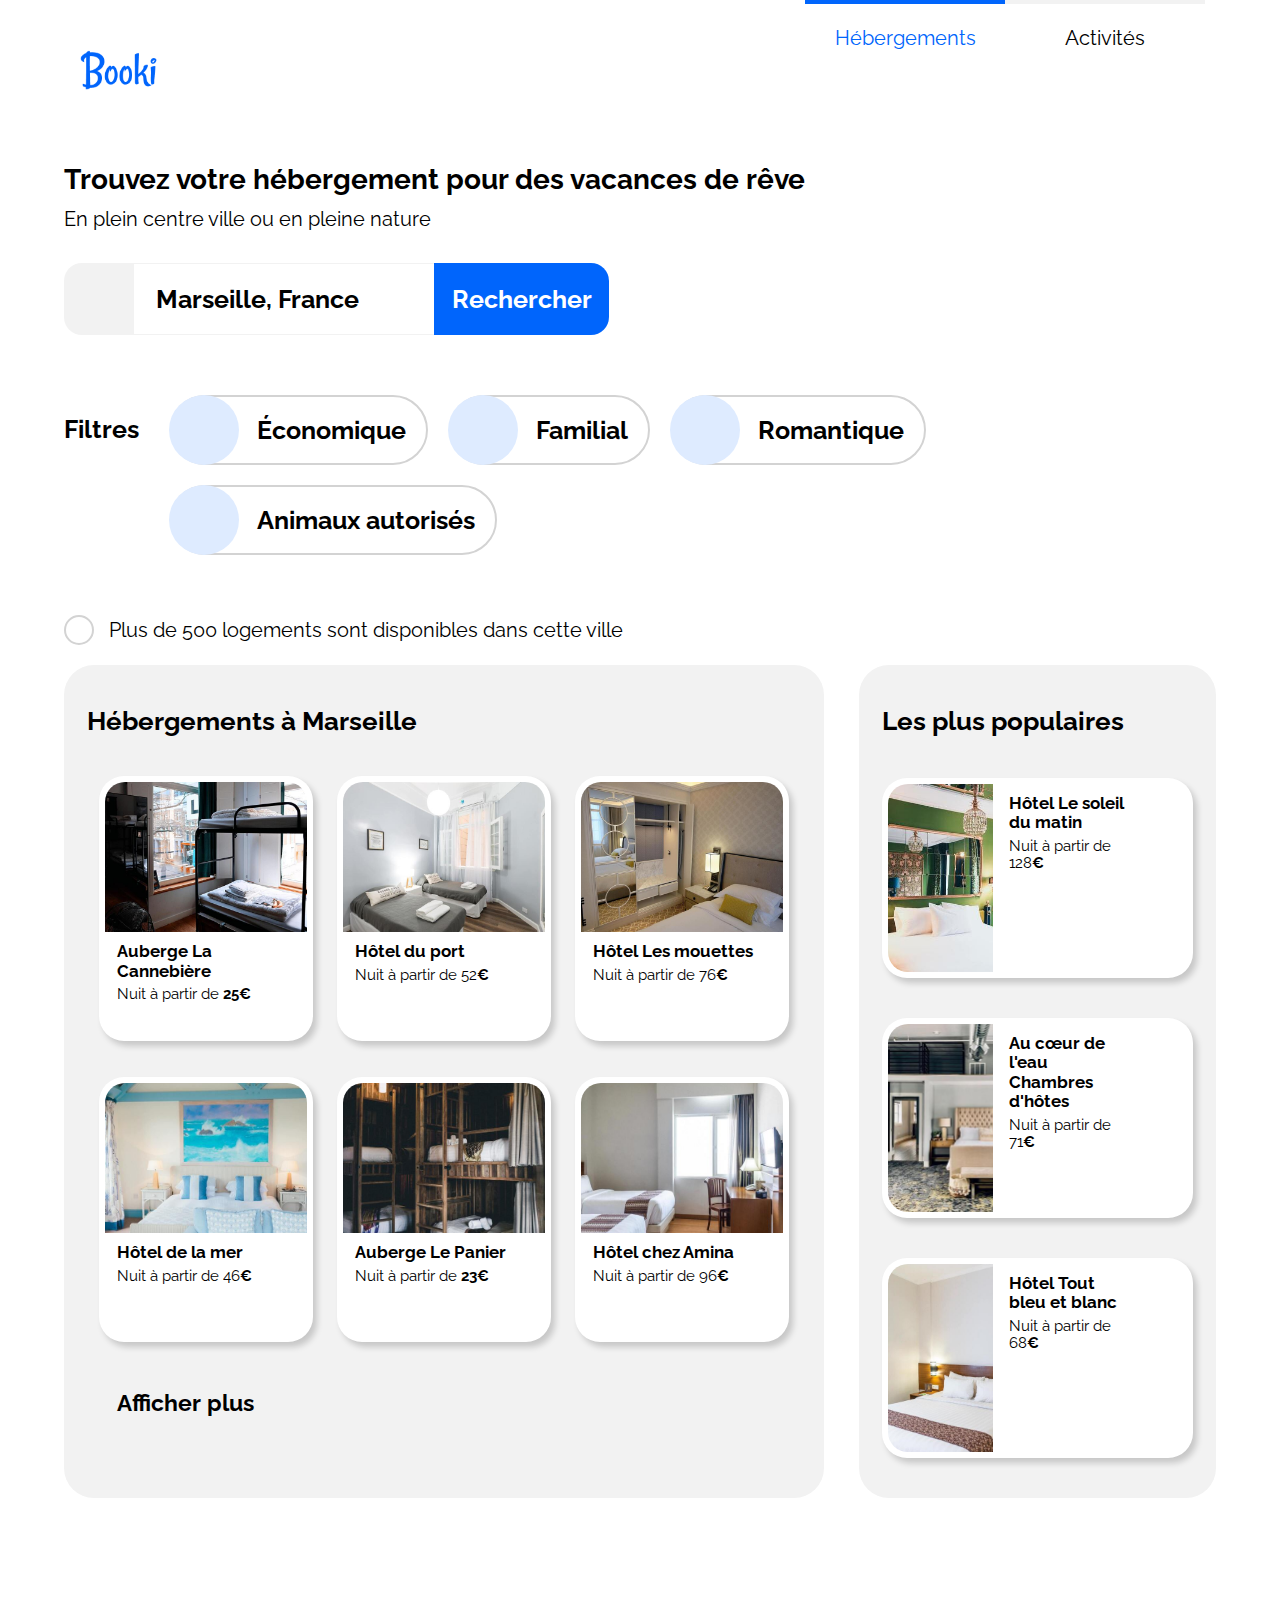
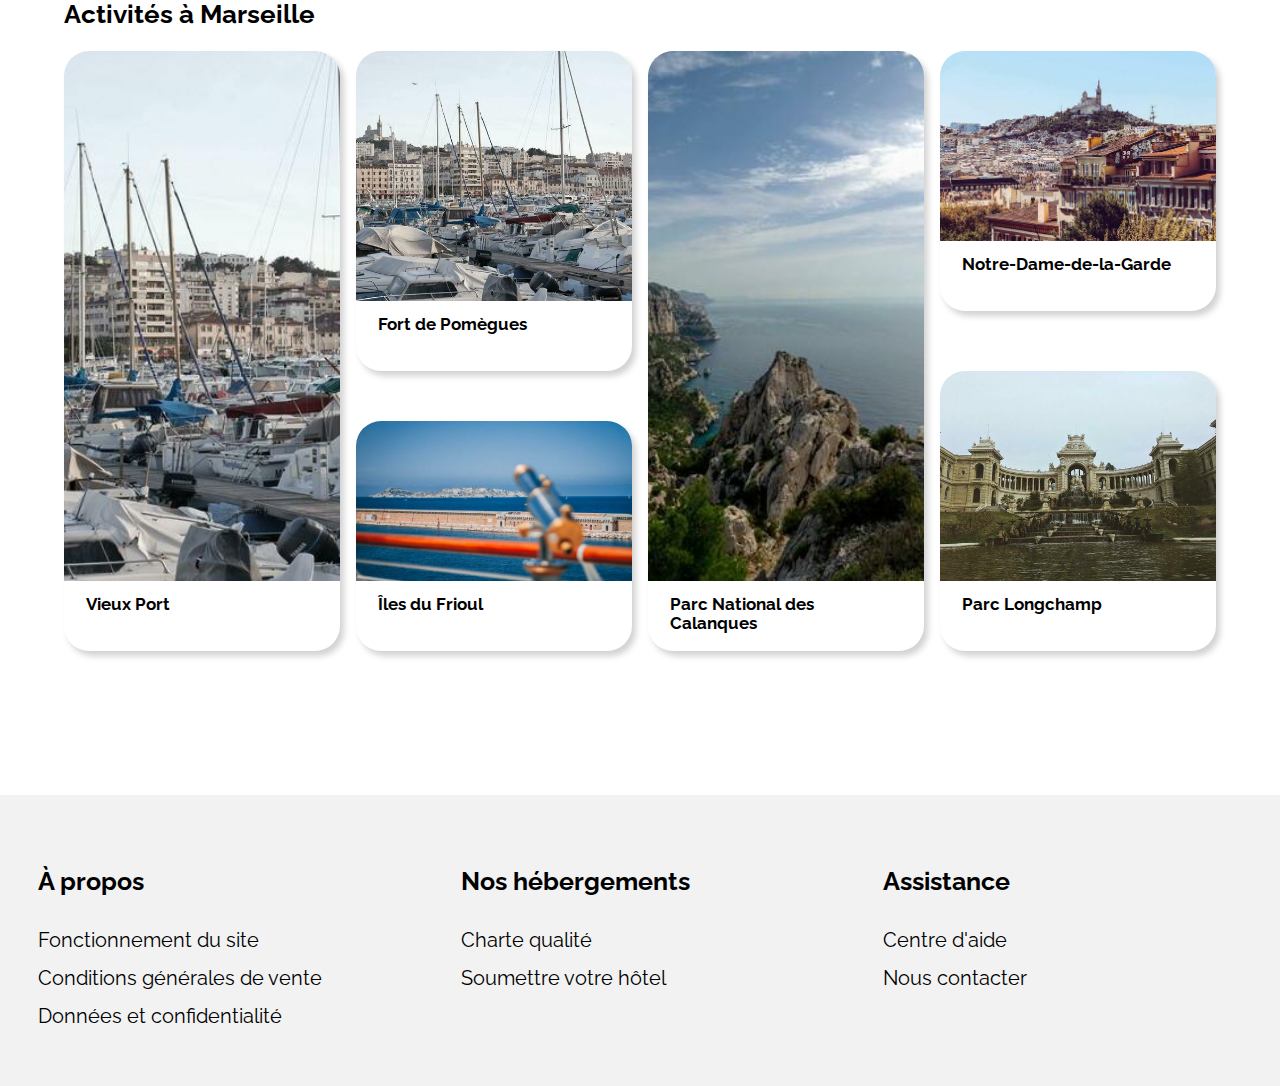
<file: index.html>
<!DOCTYPE html>
<html lang="en">
  <head>
    <meta charset="UTF-8" />
    <meta http-equiv="X-UA-Compatible" content="IE=edge" />
    <meta name="viewport" content="width=device-width, initial-scale=1.0" />
    <link rel="icon" href="./hebergement_medium-img/palms_palm_tree_icon.ico" />
    <link rel="stylesheet" href="normalize.css" />
    <link rel="stylesheet" href="style.css" />
    <link
      rel="stylesheet"
      href="https://cdnjs.cloudflare.com/ajax/libs/font-awesome/6.1.1/css/all.min.css"
      integrity="sha512-KfkfwYDsLkIlwQp6LFnl8zNdLGxu9YAA1QvwINks4PhcElQSvqcyVLLD9aMhXd13uQjoXtEKNosOWaZqXgel0g=="
      crossorigin="anonymous"
      referrerpolicy="no-referrer"
    />
    <link
      rel="stylesheet"
      media="screen and (max-width:992px) and (min-width:768px)"
      href="./tabletversion.css"
    />
    <link
      rel="stylesheet"
      media="screen and (max-width: 768px)"
      href="./mobileversion.css"
    />
    <title>Booki | Touvez votre hébergement</title>
  </head>
  <body>
    <!--HEADER-->
    <header>
      <img class="booki" src="./logo/Booki.png" alt="Logo Booki" />
      <nav>
        <div class="btn-nav borderblue">
          <div class="border borderblue"></div>
          <a href="#hebergements">Hébergements</a>
        </div>
        <div class="btn-nav">
          <div class="border"></div>
          <a href="#activities">Activités</a>
        </div>
      </nav>
    </header>

    <!--MAIN CONTENT-->

    <main>
      <div class="main_info">
        <h1>Trouvez votre hébergement pour des vacances de rêve</h1>
        <p>En plein centre ville ou en pleine nature</p>

        <!--SEARCHBOX CONTENT-->

        <form class="searchbox">
          <div class="searchbox-icon">
            <i class="fa-solid fa-location-dot"></i>
          </div>
          <input
            class="searchbox-input"
            type="search"
            value="Marseille, France"
          />
          <button class="searchbox-research">Rechercher</button>
          <button class="searchbox-research_mobile">
            <i class="fa-solid fa-magnifying-glass"></i>
          </button>
        </form>

        <!--FILTER CONTENT-->

        <div class="filter_bloc">
          <div class="filter_titlebloc">
            <p class="filter_title">Filtres</p>
          </div>
          <div class="filter_btnbloc">
            <div class="filter_btn">
              <div class="filter_icon">
                <i class="fa-solid fa-money-bill-wave"></i>
              </div>
              <p class="filter_text_button">Économique</p>
            </div>
            <div class="filter_btn">
              <div class="filter_icon">
                <i class="fa-solid fa-child"></i>
              </div>
              <p class="filter_text_button">Familial</p>
            </div>
            <div class="filter_btn">
              <div class="filter_icon">
                <i class="fa-solid fa-heart"></i>
              </div>
              <p class="filter_text_button">Romantique</p>
            </div>
            <div class="filter_btn">
              <div class="filter_icon">
                <i class="fa-solid fa-dog"></i>
              </div>
              <p class="filter_text_button">Animaux autorisés</p>
            </div>
          </div>
        </div>
        <!--INFO-->
        <div class="information">
          <div class="icon_info"><i class="fa-solid fa-info"></i></div>
          <p>Plus de 500 logements sont disponibles dans cette ville</p>
        </div>
      </div>

      <!--HÉBERGEMENT CONTENT-->

      <section class="hebergements" id="hebergements">
        <div class="hebergements__section hebergements_marseille">
          <h2>Hébergements à Marseille</h2>
          <div class="main_hebergement">
            <a href="#">
              <div class="item item-marseille">
                <div class="item-marseille__img">
                  <img
                    srcset="
                      hebergement_medium-img/image1.jpg 1499w,
                      hebergement_small-img/image1.jpg   750w
                    "
                    sizes="(min-width:768px) 25vw, 100vw"
                    src="./hebergement_medium-img/image1.jpg"
                    alt="photographie de l'Auberge La Cannebière"
                    class="la_cannebiere"
                  />
                </div>
                <h3 class="title_item">Auberge La Cannebière</h3>
                <p class="price_item">Nuit à partir de <span>25€</span></p>
                <div class="stars_item">
                  <i class="fa-solid fa-star"></i>
                  <i class="fa-solid fa-star"></i>
                  <i class="fa-solid fa-star"></i>
                  <i class="fa-solid fa-star"></i>
                  <span><i class="fa-solid fa-star"></i></span>
                </div>
              </div>
            </a>

            <a href="#">
              <div class="item item-marseille">
                <div class="item-marseille_img">
                  <img
                    srcset="
                      hebergement_medium-img/image2.jpg 1499w,
                      hebergement_small-img/image2.jpg   750w
                    "
                    sizes="(min-width:768px) 25vw, 100vw"
                    src="./hebergement_medium-img/image2.jpg"
                    alt="photographie de l'Hôtel du port"
                    class="hotel_du_port"
                  />
                </div>
                <h3 class="title_item">Hôtel du port</h3>
                <p class="price_item">Nuit à partir de 52<span>€</span></p>
                <div class="stars_item">
                  <i class="fa-solid fa-star"></i>
                  <i class="fa-solid fa-star"></i>
                  <i class="fa-solid fa-star"></i>
                  <i class="fa-solid fa-star"></i>
                  <i class="fa-solid fa-star"></i>
                </div>
              </div>
            </a>

            <a href="#">
              <div class="item item-marseille">
                <div class="item-marseille_img">
                  <img
                    srcset="
                      hebergement_medium-img/image3.jpg 1499w,
                      hebergement_small-img/image3.jpg   750w
                    "
                    sizes="(min-width:768px) 25vw, 100vw"
                    src="./hebergement_medium-img/image3.jpg"
                    alt="photgraphie de l'Hôtel Les mouettes"
                    class="les_mouettes"
                  />
                </div>
                <h3 class="title_item">Hôtel Les mouettes</h3>
                <p class="price_item">Nuit à partir de 76<span>€</span></p>
                <div class="stars_item">
                  <i class="fa-solid fa-star"></i>
                  <i class="fa-solid fa-star"></i>
                  <i class="fa-solid fa-star"></i>
                  <i class="fa-solid fa-star"></i>
                  <span><i class="fa-solid fa-star"></i></span>
                </div>
              </div>
            </a>

            <a href="#">
              <div class="item item-marseille">
                <div class="item-marseille_img">
                  <img
                    srcset="
                      hebergement_medium-img/image4.jpg 1499w,
                      hebergement_small-img/image4.jpg   750w
                    "
                    sizes="(min-width:768px) 25vw, 100vw"
                    src="./hebergement_medium-img/image4.jpg"
                    alt="Hôtel de la mer"
                    class="hotel_de_la_mer"
                  />
                </div>
                <h3 class="title_item">Hôtel de la mer</h3>
                <p class="price_item">Nuit à partir de 46<span>€</span></p>
                <div class="stars_item">
                  <i class="fa-solid fa-star"></i>
                  <i class="fa-solid fa-star"></i>
                  <i class="fa-solid fa-star"></i>
                  <span
                    ><i class="fa-solid fa-star"></i>
                    <i class="fa-solid fa-star"></i
                  ></span>
                </div>
              </div>
            </a>

            <a href="#">
              <div class="item item-marseille">
                <div class="item-marseille_img">
                  <img
                    srcset="
                      hebergement_medium-img/image5.jpg 1499w,
                      hebergement_small-img/image5.jpg   750w
                    "
                    sizes="(min-width:768px) 25vw, 100vw"
                    src="./hebergement_medium-img/image5.jpg"
                    alt="Auberge Le Panier"
                    class="le_panier"
                  />
                </div>
                <h3 class="title_item">Auberge Le Panier</h3>
                <p class="price_item">Nuit à partir de <span>23€</span></p>
                <div class="stars_item">
                  <i class="fa-solid fa-star"></i>
                  <i class="fa-solid fa-star"></i>
                  <i class="fa-solid fa-star"></i>
                  <i class="fa-solid fa-star"></i>
                  <span><i class="fa-solid fa-star"></i></span>
                </div>
              </div>
            </a>

            <a href="#">
              <div class="item item-marseille">
                <div class="item-marseille_img">
                  <img
                    srcset="
                      hebergement_medium-img/image6.jpg 1499w,
                      hebergement_small-img/image6.jpg   750w
                    "
                    sizes="(min-width:768px) 25vw, 100vw"
                    src="./hebergement_medium-img/image6.jpg"
                    alt="Hôtel chez Amina"
                    class="chez_amina"
                  />
                </div>
                <h3 class="title_item">Hôtel chez Amina</h3>
                <p class="price_item">Nuit à partir de 96<span>€</span></p>
                <div class="stars_item">
                  <i class="fa-solid fa-star"></i>
                  <i class="fa-solid fa-star"></i>
                  <i class="fa-solid fa-star"></i>
                  <i class="fa-solid fa-star"></i>
                  <i class="fa-solid fa-star"></i>
                </div>
              </div>
            </a>
          </div>
          <p class="hebergement-marseille_moreinfo">Afficher plus</p>
        </div>

        <!--POPULAIRES CONTENTS-->

        <div class="hebergements__section populaire-section">
          <div class="populaire-section__title">
            <h2>Les plus populaires</h2>
            <i class="fa-solid fa-star star-populaire-title"></i>
          </div>
          <div class="populaire-section__main">
            <a href="#">
              <div class="item item-populaire-section">
                <div class="item-populaire-section__img">
                  <img
                    srcset="
                      hebergement_medium-img/image7.jpg 1063w,
                      hebergement_small-img/image7.jpg   532w
                    "
                    sizes="(min-width:768px) 25vw, 100vw"
                    src="./hebergement_medium-img/image7.jpg"
                    alt="Hôtel Le soleil du matin"
                    class="img-le-soleil-du-matin"
                  />
                </div>
                <div class="item__text-box">
                  <div>
                    <h3 class="title_item">Hôtel Le soleil du matin</h3>
                    <p class="price_item">Nuit à partir de 128<span>€</span></p>
                  </div>
                  <div class="stars_item">
                    <i class="fa-solid fa-star"></i>
                    <i class="fa-solid fa-star"></i>
                    <i class="fa-solid fa-star"></i>
                    <i class="fa-solid fa-star"></i>
                    <i class="fa-solid fa-star"></i>
                  </div>
                </div>
              </div>
            </a>

            <a href="#">
              <div class="item item-populaire-section">
                <div class="item-populaire-section__img">
                  <img
                    srcset="
                      hebergement_medium-img/image8.jpg 1063w,
                      hebergement_small-img/image8.jpg   532w
                    "
                    sizes="(min-width:768px) 25vw, 100vw"
                    src="./hebergement_medium-img/image8.jpg"
                    alt="Au coeur de l'eau Chambres d'hôtes"
                    class="img-au-coeur-de-leau"
                  />
                </div>
                <div class="item__text-box">
                  <div>
                    <h3 class="title_item">
                      Au cœur de l'eau Chambres d'hôtes
                    </h3>
                    <p class="price_item">Nuit à partir de 71<span>€</span></p>
                  </div>
                  <div class="stars_item">
                    <i class="fa-solid fa-star"></i>
                    <i class="fa-solid fa-star"></i>
                    <i class="fa-solid fa-star"></i>
                    <i class="fa-solid fa-star"></i>
                    <span><i class="fa-solid fa-star"></i></span>
                  </div>
                </div>
              </div>
            </a>

            <a href="#">
              <div class="item item-populaire-section">
                <div class="item-populaire-section__img">
                  <img
                    srcset="
                      hebergement_medium-img/image9.jpg 1063w,
                      hebergement_small-img/image9.jpg   532w
                    "
                    sizes="(min-width:768px) 25vw, 100vw"
                    src="./hebergement_medium-img/image9.jpg"
                    alt="Hôtel Tout bleu et blanc"
                    id="img-resized"
                    class="img-tout-bleu-et-blanc"
                  />
                </div>
                <div class="item__text-box">
                  <div>
                    <h3 class="title_item">Hôtel Tout bleu et blanc</h3>
                    <p class="price_item">Nuit à partir de 68<span>€</span></p>
                  </div>
                  <div class="stars_item">
                    <i class="fa-solid fa-star"></i>
                    <i class="fa-solid fa-star"></i>
                    <i class="fa-solid fa-star"></i>
                    <i class="fa-solid fa-star"></i>
                    <span><i class="fa-solid fa-star"></i></span>
                  </div>
                </div>
              </div>
            </a>
          </div>
        </div>
      </section>

      <!--ACTIVITIES-->
      <section class="activities" id="activities">
        <h2>Activités à Marseille</h2>
        <div class="activities-main">
          <div class="activities-main__column">
            <div class="item item--activities item--activities--alone">
              <img
                srcset="
                  ./activites_medium-img/image10.jpg 1404w,
                  ./activites_small-img/image10.jpg   702w
                "
                sizes="(min-width:992px) 25vw, 100vw"
                src="./activites_medium-img/image10.jpg"
                alt="Vieux Port"
                class="item--activities__img"
              />
              <h3 class="title_item">Vieux Port</h3>
            </div>
          </div>
          <div class="activities-main__column">
            <div
              class="item item--activities item--activities--fort-de-pomegues"
            >
              <img
                srcset="
                  ./activites_medium-img/image11.jpg 711w,
                  ./activites_small-img/image10.jpg  356w
                "
                sizes="(min-width:992px) 25vw, 100vw"
                src="./activites_medium-img/image11.jpg"
                alt="Fort de Pomègues"
                class="item--activities__img"
              />
              <h3 class="title_item">Fort de Pomègues</h3>
            </div>

            <div class="item item--activities item--activities--iles-du-frioul">
              <img
                srcset="
                  ./activites_medium-img/image12.jpg 1296w,
                  ./activites_small-img/image12.jpg   648w
                "
                sizes="(min-width:992px) 25vw, 100vw"
                src="./activites_medium-img/image12.jpg"
                alt="Îles du Frioul"
                class="item--activities__img"
              />
              <h3 class="title_item">Îles du Frioul</h3>
            </div>
          </div>
          <div class="activities-main__column">
            <div class="item item--activities item--activities--alone">
              <img
                srcset="
                  ./activites_medium-img/image13.jpg 1212w,
                  ./activites_small-img/image13.jpg   606w
                "
                sizes="(min-width:992px) 25vw, 100vw"
                src="./activites_medium-img/image13.jpg"
                alt="Parc National des Calanques"
                class="item--activities__img"
              />
              <h3 class="title_item">Parc National des Calanques</h3>
            </div>
          </div>
          <div class="activities-main__column">
            <div
              class="item item--activities item--activities--notre-dame-de-la-garde"
            >
              <img
                srcset="
                  ./activites_medium-img/image14.jpg 1178w,
                  ./activites_small-img/image14.jpg   589w
                "
                sizes="(min-width:992px) 25vw, 100vw"
                src="./activites_medium-img/image14.jpg"
                alt="Notre-Dame-de-la-Garde"
                class="item--activities__img"
              />
              <h3 class="title_item">Notre-Dame-de-la-Garde</h3>
            </div>

            <div class="item item--activities item--activities--parc-longchamp">
              <img
                srcset="
                  ./activites_medium-img/image15.jpg 1008w,
                  ./activites_small-img/image15.jpg   504w
                "
                sizes="(min-width:992px) 25vw, 100vw"
                src="./activites_medium-img/image15.jpg"
                alt="Parc Longchamp"
                class="item--activities__img"
              />
              <h3 class="title_item">Parc Longchamp</h3>
            </div>
          </div>
        </div>
      </section>
    </main>

    <!--FOOTER -->

    <footer class="footer-content">
      <div class="footer__infos footer__infos--first">
        <h4>À propos</h4>
        <ul>
          <li><a href="#">Fonctionnement du site</a></li>
          <li><a href="#">Conditions générales de vente</a></li>
          <li><a href="#">Données et confidentialité</a></li>
        </ul>
      </div>
      <div class="footer__infos footer__infos--second">
        <h4>Nos hébergements</h4>
        <ul>
          <li><a href="#">Charte qualité</a></li>
          <li><a href="#">Soumettre votre hôtel</a></li>
        </ul>
      </div>
      <div class="footer__infos footer__infos--third">
        <h4>Assistance</h4>
        <ul>
          <li><a href="#">Centre d'aide</a></li>
          <li><a href="mailto:booki@contact.com">Nous contacter</a></li>
        </ul>
      </div>
    </footer>
  </body>
</html>
</file>
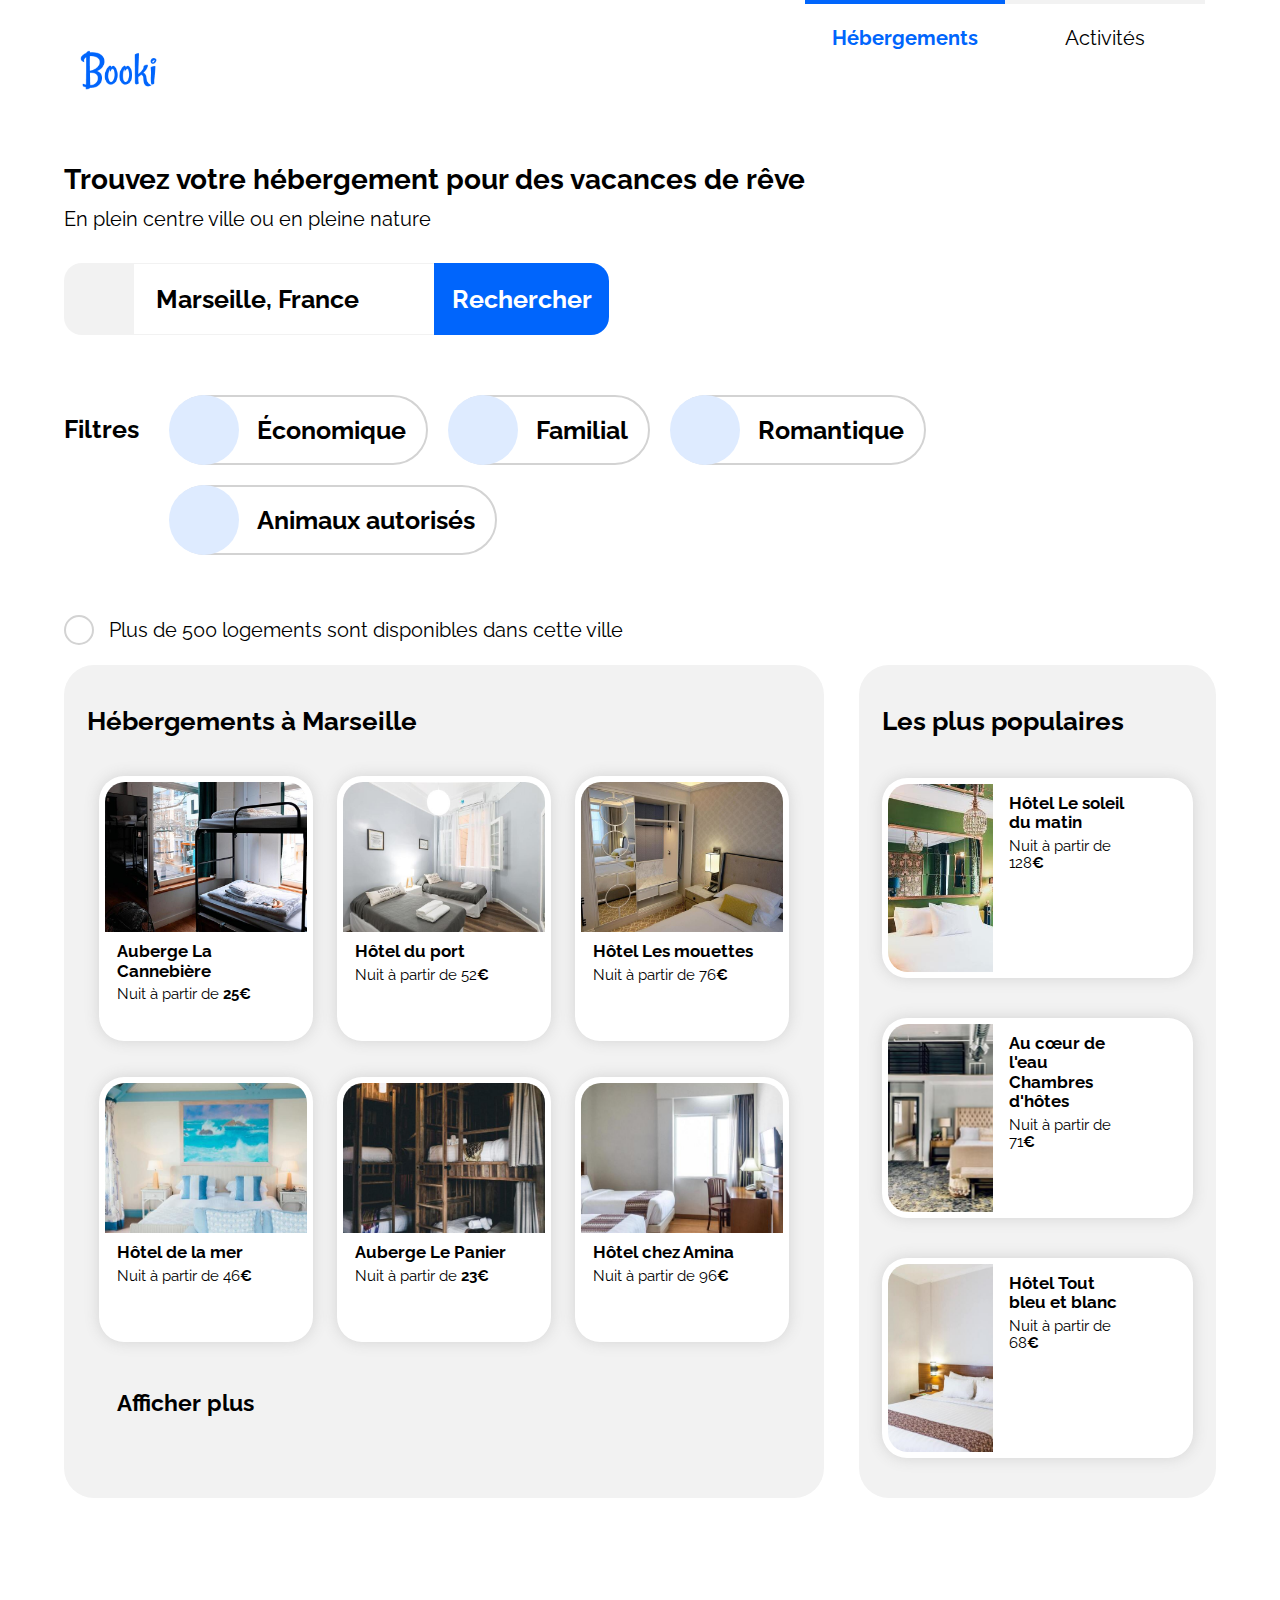
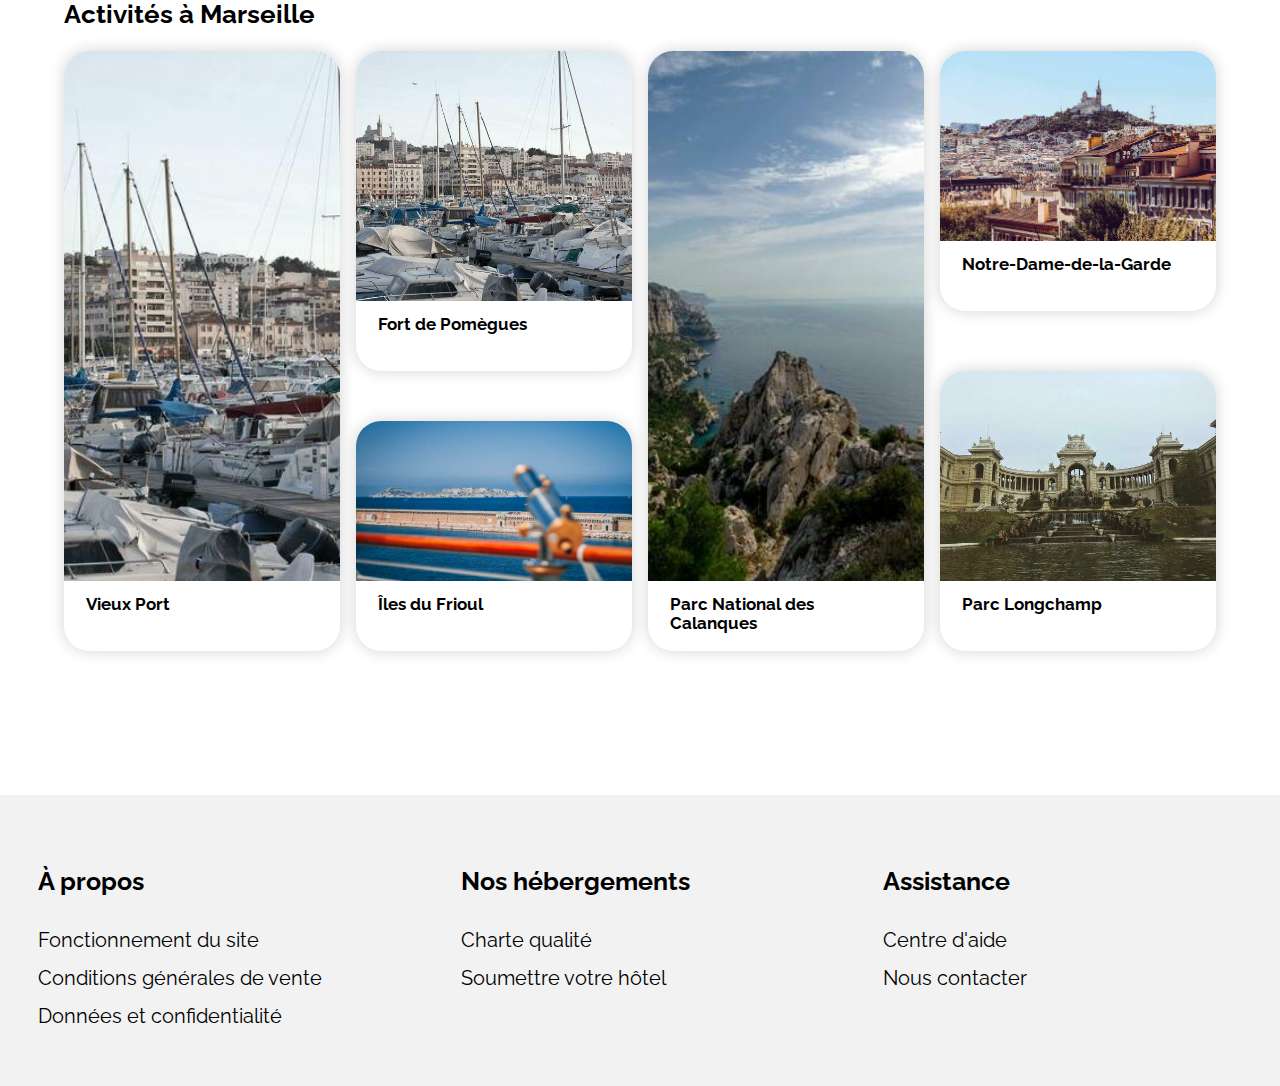
<file: booki.html>
<!DOCTYPE html>
<html lang="en">
  <head>
    <meta charset="UTF-8" />
    <meta http-equiv="X-UA-Compatible" content="IE=edge" />
    <meta name="viewport" content="width=device-width, initial-scale=1.0" />
    <link rel="icon" href="./hebergement_medium-img/palms_palm_tree_icon.ico" />
    <link rel="stylesheet" href="normalize.css" />
    <link rel="stylesheet" href="booki.css" />
    <link
      rel="stylesheet"
      href="https://cdnjs.cloudflare.com/ajax/libs/font-awesome/6.1.1/css/all.min.css"
      integrity="sha512-KfkfwYDsLkIlwQp6LFnl8zNdLGxu9YAA1QvwINks4PhcElQSvqcyVLLD9aMhXd13uQjoXtEKNosOWaZqXgel0g=="
      crossorigin="anonymous"
      referrerpolicy="no-referrer"
    />
    <link
      rel="stylesheet"
      media="screen and (max-width:992px) and (min-width:768px)"
      href="./tabletversion.css"
    />
    <link
      rel="stylesheet"
      media="screen and (max-width: 768px)"
      href="./mobileversion.css"
    />
    <title>Bookie | Touvez votre hébergement</title>
  </head>
  <body>
    <!--HEADER-->
    <header>
      <img class="booki" src="./logo/Booki.png" alt="Logo Booki" />
      <nav>
        <div class="btn-nav borderblue">
          <div class="border borderblue"></div>
          <a href="#hebergements">Hébergements</a>
        </div>
        <div class="btn-nav">
          <div class="border"></div>
          <a href="#activities">Activités</a>
        </div>
      </nav>
    </header>

    <!--MAIN CONTENT-->

    <main>
      <div class="main_info">
        <h1>Trouvez votre hébergement pour des vacances de rêve</h1>
        <p>En plein centre ville ou en pleine nature</p>

        <!--SEARCHBOX CONTENT-->

        <form class="searchbox">
          <div class="searchbox-icon">
            <i class="fa-solid fa-location-dot"></i>
          </div>
          <input
            class="searchbox-input"
            type="search"
            value="Marseille, France"
          />
          <button class="searchbox-research">Rechercher</button>
          <button class="searchbox-research_mobile">
            <i class="fa-solid fa-magnifying-glass"></i>
          </button>
        </form>

        <!--FILTER CONTENT-->

        <div class="filter_bloc">
          <div class="filter_titlebloc">
            <p class="filter_title">Filtres</p>
          </div>
          <div class="filter_btnbloc">
            <div class="filter_btn">
              <div class="filter_icon">
                <i class="fa-solid fa-money-bill-wave"></i>
              </div>
              <p class="filter_text_button">Économique</p>
            </div>
            <div class="filter_btn">
              <div class="filter_icon">
                <i class="fa-solid fa-child"></i>
              </div>
              <p class="filter_text_button">Familial</p>
            </div>
            <div class="filter_btn">
              <div class="filter_icon">
                <i class="fa-solid fa-heart"></i>
              </div>
              <p class="filter_text_button">Romantique</p>
            </div>
            <div class="filter_btn">
              <div class="filter_icon">
                <i class="fa-solid fa-dog"></i>
              </div>
              <p class="filter_text_button">Animaux autorisés</p>
            </div>
          </div>
        </div>
        <!--INFO-->
        <div class="information">
          <div class="icon_info"><i class="fa-solid fa-info"></i></div>
          <p>Plus de 500 logements sont disponibles dans cette ville</p>
        </div>
      </div>

      <!--HÉBERGEMENT CONTENT-->

      <section class="hebergements" id="hebergements">
        <div class="hebergements__section hebergements_marseille">
          <h2>Hébergements à Marseille</h2>
          <div class="main_hebergement">
            <a href="#">
              <div class="item item-marseille">
                <div class="item-marseille__img">
                  <img
                    srcset="
                      hebergement_medium-img/image1.jpg 1499w,
                      hebergement_small-img/image1.jpg   750w
                    "
                    sizes="(min-width:768px) 25vw, 100vw"
                    src="./hebergement_medium-img/image1.jpg"
                    alt="photographie de l'Auberge La Cannebière"
                    class="la_cannebiere"
                  />
                </div>
                <h3 class="title_item">Auberge La Cannebière</h3>
                <p class="price_item">Nuit à partir de <span>25€</span></p>
                <div class="stars_item">
                  <i class="fa-solid fa-star"></i>
                  <i class="fa-solid fa-star"></i>
                  <i class="fa-solid fa-star"></i>
                  <i class="fa-solid fa-star"></i>
                  <span><i class="fa-solid fa-star"></i></span>
                </div>
              </div>
            </a>

            <a href="#">
              <div class="item item-marseille">
                <div class="item-marseille_img">
                  <img
                    srcset="
                      hebergement_medium-img/image2.jpg 1499w,
                      hebergement_small-img/image2.jpg   750w
                    "
                    sizes="(min-width:768px) 25vw, 100vw"
                    src="./hebergement_medium-img/image2.jpg"
                    alt="photographie de l'Hôtel du port"
                    class="hotel_du_port"
                  />
                </div>
                <h3 class="title_item">Hôtel du port</h3>
                <p class="price_item">Nuit à partir de 52<span>€</span></p>
                <div class="stars_item">
                  <i class="fa-solid fa-star"></i>
                  <i class="fa-solid fa-star"></i>
                  <i class="fa-solid fa-star"></i>
                  <i class="fa-solid fa-star"></i>
                  <i class="fa-solid fa-star"></i>
                </div>
              </div>
            </a>

            <a href="#">
              <div class="item item-marseille">
                <div class="item-marseille_img">
                  <img
                    srcset="
                      hebergement_medium-img/image3.jpg 1499w,
                      hebergement_small-img/image3.jpg   750w
                    "
                    sizes="(min-width:768px) 25vw, 100vw"
                    src="./hebergement_medium-img/image3.jpg"
                    alt="photgraphie de l'Hôtel Les mouettes"
                    class="les_mouettes"
                  />
                </div>
                <h3 class="title_item">Hôtel Les mouettes</h3>
                <p class="price_item">Nuit à partir de 76<span>€</span></p>
                <div class="stars_item">
                  <i class="fa-solid fa-star"></i>
                  <i class="fa-solid fa-star"></i>
                  <i class="fa-solid fa-star"></i>
                  <i class="fa-solid fa-star"></i>
                  <span><i class="fa-solid fa-star"></i></span>
                </div>
              </div>
            </a>

            <a href="#">
              <div class="item item-marseille">
                <div class="item-marseille_img">
                  <img
                    srcset="
                      hebergement_medium-img/image4.jpg 1499w,
                      hebergement_small-img/image4.jpg   750w
                    "
                    sizes="(min-width:768px) 25vw, 100vw"
                    src="./hebergement_medium-img/image4.jpg"
                    alt="Hôtel de la mer"
                    class="hotel_de_la_mer"
                  />
                </div>
                <h3 class="title_item">Hôtel de la mer</h3>
                <p class="price_item">Nuit à partir de 46<span>€</span></p>
                <div class="stars_item">
                  <i class="fa-solid fa-star"></i>
                  <i class="fa-solid fa-star"></i>
                  <i class="fa-solid fa-star"></i>
                  <span
                    ><i class="fa-solid fa-star"></i>
                    <i class="fa-solid fa-star"></i
                  ></span>
                </div>
              </div>
            </a>

            <a href="#">
              <div class="item item-marseille">
                <div class="item-marseille_img">
                  <img
                    srcset="
                      hebergement_medium-img/image5.jpg 1499w,
                      hebergement_small-img/image5.jpg   750w
                    "
                    sizes="(min-width:768px) 25vw, 100vw"
                    src="./hebergement_medium-img/image5.jpg"
                    alt="Auberge Le Panier"
                    class="le_panier"
                  />
                </div>
                <h3 class="title_item">Auberge Le Panier</h3>
                <p class="price_item">Nuit à partir de <span>23€</span></p>
                <div class="stars_item">
                  <i class="fa-solid fa-star"></i>
                  <i class="fa-solid fa-star"></i>
                  <i class="fa-solid fa-star"></i>
                  <i class="fa-solid fa-star"></i>
                  <span><i class="fa-solid fa-star"></i></span>
                </div>
              </div>
            </a>

            <a href="#">
              <div class="item item-marseille">
                <div class="item-marseille_img">
                  <img
                    srcset="
                      hebergement_medium-img/image6.jpg 1499w,
                      hebergement_small-img/image6.jpg   750w
                    "
                    sizes="(min-width:768px) 25vw, 100vw"
                    src="./hebergement_medium-img/image6.jpg"
                    alt="Hôtel chez Amina"
                    class="chez_amina"
                  />
                </div>
                <h3 class="title_item">Hôtel chez Amina</h3>
                <p class="price_item">Nuit à partir de 96<span>€</span></p>
                <div class="stars_item">
                  <i class="fa-solid fa-star"></i>
                  <i class="fa-solid fa-star"></i>
                  <i class="fa-solid fa-star"></i>
                  <i class="fa-solid fa-star"></i>
                  <i class="fa-solid fa-star"></i>
                </div>
              </div>
            </a>
          </div>
          <p class="hebergement-marseille_moreinfo">Afficher plus</p>
        </div>

        <!--POPULAIRES CONTENTS-->

        <div class="hebergements__section populaire-section">
          <div class="populaire-section__title">
            <h2>Les plus populaires</h2>
            <i class="fa-solid fa-star star-populaire-title"></i>
          </div>
          <div class="populaire-section__main">
            <a href="#">
              <div class="item item-populaire-section">
                <div class="item-populaire-section__img">
                  <img
                    srcset="
                      hebergement_medium-img/image7.jpg 1063w,
                      hebergement_small-img/image7.jpg   532w
                    "
                    sizes="(min-width:768px) 25vw, 100vw"
                    src="./hebergement_medium-img/image7.jpg"
                    alt="Hôtel Le soleil du matin"
                    class="img-le-soleil-du-matin"
                  />
                </div>
                <div class="item__text-box">
                  <div>
                    <h3 class="title_item">Hôtel Le soleil du matin</h3>
                    <p class="price_item">Nuit à partir de 128<span>€</span></p>
                  </div>
                  <div class="stars_item">
                    <i class="fa-solid fa-star"></i>
                    <i class="fa-solid fa-star"></i>
                    <i class="fa-solid fa-star"></i>
                    <i class="fa-solid fa-star"></i>
                    <i class="fa-solid fa-star"></i>
                  </div>
                </div>
              </div>
            </a>

            <a href="#">
              <div class="item item-populaire-section">
                <div class="item-populaire-section__img">
                  <img
                    srcset="
                      hebergement_medium-img/image8.jpg 1063w,
                      hebergement_small-img/image8.jpg   532w
                    "
                    sizes="(min-width:768px) 25vw, 100vw"
                    src="./hebergement_medium-img/image8.jpg"
                    alt="Au coeur de l'eau Chambres d'hôtes"
                    class="img-au-coeur-de-leau"
                  />
                </div>
                <div class="item__text-box">
                  <div>
                    <h3 class="title_item">
                      Au cœur de l'eau Chambres d'hôtes
                    </h3>
                    <p class="price_item">Nuit à partir de 71<span>€</span></p>
                  </div>
                  <div class="stars_item">
                    <i class="fa-solid fa-star"></i>
                    <i class="fa-solid fa-star"></i>
                    <i class="fa-solid fa-star"></i>
                    <i class="fa-solid fa-star"></i>
                    <span><i class="fa-solid fa-star"></i></span>
                  </div>
                </div>
              </div>
            </a>

            <a href="#">
              <div class="item item-populaire-section">
                <div class="item-populaire-section__img">
                  <img
                    srcset="
                      hebergement_medium-img/image9.jpg 1063w,
                      hebergement_small-img/image9.jpg   532w
                    "
                    sizes="(min-width:768px) 25vw, 100vw"
                    src="./hebergement_medium-img/image9.jpg"
                    alt="Hôtel Tout bleu et blanc"
                    id="img-resized"
                    class="img-tout-bleu-et-blanc"
                  />
                </div>
                <div class="item__text-box">
                  <div>
                    <h3 class="title_item">Hôtel Tout bleu et blanc</h3>
                    <p class="price_item">Nuit à partir de 68<span>€</span></p>
                  </div>
                  <div class="stars_item">
                    <i class="fa-solid fa-star"></i>
                    <i class="fa-solid fa-star"></i>
                    <i class="fa-solid fa-star"></i>
                    <i class="fa-solid fa-star"></i>
                    <span><i class="fa-solid fa-star"></i></span>
                  </div>
                </div>
              </div>
            </a>
          </div>
        </div>
      </section>

      <!--ACTIVITIES-->
      <section class="activities" id="activities">
        <h2>Activités à Marseille</h2>
        <div class="activities-main">
          <div class="activities-main__column">
            <div class="item item--activities item--activities--alone">
              <img
                srcset="
                  ./activites_medium-img/image10.jpg 1404w,
                  ./activites_small-img/image10.jpg   702w
                "
                sizes="(min-width:992px) 25vw, 100vw"
                src="./activites_medium-img/image10.jpg"
                alt="Vieux Port"
                class="item--activities__img"
              />
              <h3 class="title_item">Vieux Port</h3>
            </div>
          </div>
          <div class="activities-main__column">
            <div
              class="item item--activities item--activities--fort-de-pomegues"
            >
              <img
                srcset="
                  ./activites_medium-img/image11.jpg 711w,
                  ./activites_small-img/image10.jpg  356w
                "
                sizes="(min-width:992px) 25vw, 100vw"
                src="./activites_medium-img/image11.jpg"
                alt="Fort de Pomègues"
                class="item--activities__img"
              />
              <h3 class="title_item">Fort de Pomègues</h3>
            </div>

            <div class="item item--activities item--activities--iles-du-frioul">
              <img
                srcset="
                  ./activites_medium-img/image12.jpg 1296w,
                  ./activites_small-img/image12.jpg   648w
                "
                sizes="(min-width:992px) 25vw, 100vw"
                src="./activites_medium-img/image12.jpg"
                alt="Îles du Frioul"
                class="item--activities__img"
              />
              <h3 class="title_item">Îles du Frioul</h3>
            </div>
          </div>
          <div class="activities-main__column">
            <div class="item item--activities item--activities--alone">
              <img
                srcset="
                  ./activites_medium-img/image13.jpg 1212w,
                  ./activites_small-img/image13.jpg   606w
                "
                sizes="(min-width:992px) 25vw, 100vw"
                src="./activites_medium-img/image13.jpg"
                alt="Parc National des Calanques"
                class="item--activities__img"
              />
              <h3 class="title_item">Parc National des Calanques</h3>
            </div>
          </div>
          <div class="activities-main__column">
            <div
              class="item item--activities item--activities--notre-dame-de-la-garde"
            >
              <img
                srcset="
                  ./activites_medium-img/image14.jpg 1178w,
                  ./activites_small-img/image14.jpg   589w
                "
                sizes="(min-width:992px) 25vw, 100vw"
                src="./activites_medium-img/image14.jpg"
                alt="Notre-Dame-de-la-Garde"
                class="item--activities__img"
              />
              <h3 class="title_item">Notre-Dame-de-la-Garde</h3>
            </div>

            <div class="item item--activities item--activities--parc-longchamp">
              <img
                srcset="
                  ./activites_medium-img/image15.jpg 1008w,
                  ./activites_small-img/image15.jpg   504w
                "
                sizes="(min-width:992px) 25vw, 100vw"
                src="./activites_medium-img/image15.jpg"
                alt="Parc Longchamp"
                class="item--activities__img"
              />
              <h3 class="title_item">Parc Longchamp</h3>
            </div>
          </div>
        </div>
      </section>
    </main>

    <!--FOOTER -->

    <footer class="footer-content">
      <div class="footer__infos footer__infos--first">
        <h4>À propos</h4>
        <ul>
          <li><a href="#">Fonctionnement du site</a></li>
          <li><a href="#">Conditions générales de vente</a></li>
          <li><a href="#">Données et confidentialité</a></li>
        </ul>
      </div>
      <div class="footer__infos footer__infos--second">
        <h4>Nos hébergements</h4>
        <ul>
          <li><a href="#">Charte qualité</a></li>
          <li><a href="#">Soumettre votre hôtel</a></li>
        </ul>
      </div>
      <div class="footer__infos footer__infos--third">
        <h4>Assistance</h4>
        <ul>
          <li><a href="#">Centre d'aide</a></li>
          <li><a href="mailto:booki@contact.com">Nous contacter</a></li>
        </ul>
      </div>
    </footer>
  </body>
</html>
</file>
<file: style.css>
@font-face {
    font-family: 'Raleway' ;
    src: url('./fonts/Raleway-VariableFont_wght.ttf');
  }

* {
    box-sizing: border-box;
}

body {
    font-family: 'Raleway';
    font-size: 20px;
}

a {
    color: black;
    text-decoration: none;
}

/*SAME PROPERTIES */

h1,h2,.searchbox-research,.searchbox-input,.filter_title,.filter_text_button,.hebergement-marseille_moreinfo{
    font-weight: bold;
}

/*HEADER*/

header {
    display: flex;
    justify-content: space-between;
}

.booki {
    width: 120px;
    height: 60px;
    margin-top: 40px;
    margin-left: 80px;
    cursor: pointer;
  }
nav {
    display: flex;
    text-align: center;
    margin-right: 75px;
    margin-bottom: 50px;
    width: 400px;
}
.btn-nav {
    display: flex;
    justify-content: space-between;
    flex-direction: column;
    width: 200px;
}
.border {
    height: 4px;
    background-color: #f2f2f2;
}
.borderblue a {
    color: #0065FC;
}
.borderblue .border {
    background-color: #0065FC; /*voir avec border-top pour changer*/
}

/*MAIN*/

main {
    margin: 5%;
}
h1 {
    font-size: 28px;
    margin: 0;
}
h2 {
    font-size: 26px;
}
p {
    margin-top: 12px;
}


/*SEARCHBOX CONTENT*/

.searchbox {
    display: flex;
    width: 100%;
    height: 72px;
    margin-top: 32px;
    font-size: 25px;
}
.searchbox-icon {
    width: 70px;
    border-radius: 18px 0px 0px 18px;
    display: flex;
    justify-content: center;
    align-items: center;
    background-color: #f2f2f2;
}
.searchbox-input {
    border-top: 1px #f2f2f2 solid;
    border-bottom: 1px #f2f2f2 solid;
    width: 300px;
    padding-left: 22px;
    border-left: none;
    border-right: none;
}
.searchbox-research {
    background-color: #0065FC;
    color: white;
    width: 175px;
    border-radius: 0px 18px 18px 0px;
    cursor: pointer;
    border: none;
}
.searchbox-research_mobile {
    display: none;
}

/*FILTER CONTENT*/

.filter_bloc {
    display: flex;
    font-size: 25px;
    margin: 50px 0;
  }  
  
  .filter_titlebloc {
    display: flex;
    align-items: center;
    height: 70px;
    margin-right: 20px;
    margin-top: 9px;
  }  
  
  .filter_title {
    margin: 0;
  }

  .filter_btnbloc {
    display: flex;
    flex-wrap: wrap;
    width: 100%;
  }


  .filter_btn {
    display: flex;
    align-items: center;
    height: 70px;
    border: 2px lightgrey solid;
    border-radius: 35px;
    margin: 10px 1%;
    cursor: pointer;
  }
  .filter_btn:hover {
    box-shadow: 4px 10px 6px #5f5d5d2e;
  }
  .filter_icon {
    position: relative;
    right: 3px;
    min-width: 70px;
    min-height: 70px;
    display: flex;
    align-items: center;
    justify-content: center;
    border-radius: 35px;
    background-color: #deebff;
    color: #0065fc;
  }
  .filter_text_button {
    margin: 0 20px;
    margin-left: 15px;
  }
  
  .information {
    display: flex;
    align-items: center;
    margin-bottom: 20px;
  }  
  .information p {
    margin: 0 15px;
  }

  .icon_info{
    display: flex;
    align-items: center;
    justify-content: center;
    width: 30px;
    height: 30px;
    border-radius: 15px;
    border: 2px lightgray solid;
    color: #0065fc;
    font-size: 17px;
  }

  /*HÉBERGEMENT CONTENTS*/

  .hebergements {
    display: flex;
    justify-content: space-between;
  }
  .hebergements__section {
    background-color: #f2f2f2;
    border-radius: 30px;
    padding: 20px 2%;
  }
  .item {
    background-color: #ffffff;
    border-radius: 25px;
    box-shadow: 4px 5px 6px #0000002E;
    padding: 6px;
    transform: scale(1);
    transition: transform 250ms;
  }

  .title_item {
    font-size: 21px;
  }
  .price_item {
    font-size: 19px;
  }
  .price_item span {
    font-weight: bold;
  }

  .stars_item span {
    color: #F2F2F2;
  }

  .stars_item {
    color: #0065FC;
    margin-top: 15px;
    font-size: 14px;
  }
  .title_item,.price_item,.stars_item {
    margin: 5px 12px;
  }

  .item:hover {
    color: #0065FC;
    box-shadow: 4px 5px 6px #0000002E; 
    transform: scale(1.1);
  }

  /*HÉBERGEMENT MARSEILLE CONTENT*/

  .hebergements_marseille {
    width: 66%;
  }
  .main_hebergement {
    display: flex;
    justify-content: space-around;
    flex-wrap: wrap;
  }
  .main_hebergement a {
    min-width: 200px;
    width: 30%;
    margin: 18px 0;
  }
  .item-marseille {
    height: 265px;
  }
  .item-marseille img {
    object-fit: cover;
    width: 100%;
    height: 150px;
    border-radius: 20px 20px 0 0;
  }
  .hebergement-marseille_moreinfo {
    font-size: 23px;
    margin-top: 30px;    
    margin-bottom: 0;
    margin-left: 30px;
    cursor: pointer;
  }

  /*POPULAIRE CONTENT*/

  .populaire-section {
    min-width: 300px;
    width: 31%;
  }
  .populaire-section__title {
    display: flex;
    justify-content: space-between;
    align-items: center;
  }
  .star-populaire-title{
    font-size: 27px;
  }
  .populaire-section__main {
    display: flex;
    flex-direction: column;
    justify-content: space-between;
  }
  .populaire-section__main a {
    width: 100%;
    margin: 20px 0;
  }
  .item-populaire-section{
    display: flex;
    height: 200px;
  }
  .item-populaire-section__img {
    width: 35%;
    overflow: hidden;
    border-radius: 20px 0px 0px 20px;
  }
  .item-populaire-section img {
    height: 100%;
  }
  #img-resized {  /*Dernière image du bloc populaire*/
    height: 140%;
  }
  .img-le-soleil-du-matin {
    margin: 0px 0px 0px -60px;
  }
  .img-au-coeur-de-leau {
    margin: 0px 0px 0px -50px;
  }
  .img-tout-bleu-et-blanc {
    margin: -30px 0px 0px 0px;
  }
  
  .item__text-box {
    display: flex;
    flex-direction: column;
    justify-content: space-between;
    margin: 1.5%;
    width: 50%;
    min-width: 130px;
  }
  

  /*ACTIVITY*/
 
    /*ACTIVITY*/
    .activities {
      padding: 80px 0;
    }
    .activities-main {
      display: flex;
      flex-wrap: wrap;
      justify-content: space-between;
    }
    .activities-main__column {
      display: flex;
      flex-direction: column;
      justify-content: space-between;
      width: 24%;
      height: 600px;
    }
    .item--activities {
      width: 100%;
      padding: 0;
      cursor: pointer;
    }
    .item--activities__img {
      width: 100%;
      object-fit: cover;
      border-radius: 25px 25px 0 0;
    }
    .item--activities .title_item {
      margin: 3% 8%;
    }
    /*DETAILS ON ACTIVITIES HEIGHT*/
    
    .item--activities--alone {
      height: 100%;
    }
    .item--activities--alone .item--activities__img {
      height: 530px; 
    }
    .item--activities--fort-de-pomegues {
      height: 320px;
    }
    .item--activities--fort-de-pomegues .item--activities__img {
      height: 250px;
    }
    .item--activities--iles-du-frioul {
      height: 230px;
    }
    .item--activities--iles-du-frioul .item--activities__img {
      height: 160px;
    }
    .item--activities--notre-dame-de-la-garde {
      height: 260px;
    }
    .item--activities--notre-dame-de-la-garde .item--activities__img {
      height: 190px; 
    }
    .item--activities--parc-longchamp {
      height: 280px;
    }
    .item--activities--parc-longchamp .item--activities__img {
      height: 210px; 
    }

    /* FOOTER*/
  .footer-content {
    display: flex;
    background-color: #f2f2f2;
  }
  .footer__infos {
    width: 33%;
    padding: 3%;
  }
  .footer-content h4 {
    font-size: 25px;
  }
  .footer-content ul {
    padding: 0;
  }
  .footer-content li {
    list-style-type: none;
    margin: 15px 0;
  }
  .footer-content a:hover {
    text-decoration: underline;
  }
  
  /*RESPONSIVE*/

  @media screen and (max-width:1391px) {
    .title_item {
      font-size: 17px;
    }
    .price_item {
      font-size: 15px;
    }
    .stars_item {
      margin-top: 3%;
      font-size: 13px;
    }
    
  }
</file>
<file: tabletversion.css>
body {
    font-size: 25px;
  }
  
  /* HEADER */
  
  .booki {
    width: 200px;
  }
  nav {
    margin-right: 20px;
  }
  /* MAIN */
  h1 {
    font-size: 30px;
  }
  h2 {
    font-size: 23px;
  }
  /* SEARCH BOX */
  .searchbox {
    height: 90px;
    margin: 60px 0;
    font-size: 30px;
  }
  .searchbox-icon {
    width: 15%;
    border-radius: 30px 0px 0px 30px;
  }
  .searchbox-input {
    width: 55%;
    padding-left: 40px;
  }
  .searchbox-research {
    width: 25%;
    border-radius: 0px 30px 30px 0px;
  }
  
  /* FILTER */
  
  .filter_bloc {
    display: block;
    font-size: 30px;
  }
  .filter_btn {
    height: 80px;
    border-radius: 40px;
    border-width: 3px;
    margin: 15px 8px;
  }
  .filter_icon {
    width: 80px;
    height: 80px;
    border-radius: 40px;
  }
  

  .hebergments {
    flex-direction: column-reverse;
  }
  .hebergements__section {
    margin: 10px 0;
  }
  
  .title_item,
  .price_item,
  .stars_item {
    margin: 0.5% 2%;
  }
  .title_item {
    font-size: 20px;
  }
  .price_item {
    font-size: 16px;
  }
  .stars_item {
    margin-top: 3%;
    font-size: 13px;
  }
  
  /*HÉBERGEMENT CONTENT*/

  .hebergements_marseille {
    width: 100%;
  }
  .item-marseille a {
    width: 48%;
  }
  .item-marseille {
    height: 280px;
  }
  .marseille-lodging .card__title {
    font-size: 26px;
  }
  /*POPULAIRE CONTENT*/
  
  .populaire-section {
    width: 100%;
  }
  .populaire-section__main {
    justify-content: space-around;
  }
  .populaire-section__main a {
    width: 88%;
    margin: 20px 6%;
  }
  .item-populaire-section {
    height: 290px;
  }
  
  /*ACTIVITIES CONTENT*/

  .activities {
    margin: 85px 6%;
  }
  .activities-main {
    flex-direction: column;
  }
  .activities-main__column {
    width: 100%;
    height: auto;
  }
  .item--activities {
    padding: 0;
    height: 380px;
    margin: 25px 0;
  }
  
  .item--activities--alone .item--activities__img,
  .item--activities--parc-longchamp .item--activities__img,
  .item--activities--fort-de-pomegues .item--activities__img,
  .item--activities--iles-du-frioul .item--activities__img,
  .item--activities--notre-dame-de-la-garde .item--activities__img {
    height: 265px;
  }
  .item--activities .title_item {
    margin: 5% 7%;
  }
  
  /*FOOTER CONTENT*/

  .footer-content {
    flex-direction: column;
    padding: 60px 0;
  }
  .footer__infos {
    width: 100%;
    padding: 0 8%;
  }
  .footer h4 {
    font-size: 35px;
  }
  .footer li {
    margin: 25px 0;
  }
</file>
<file: mobileversion.css>
body {
    font-size: 30px;
  }
  /* HEADER */
  
  header {
    flex-direction: column;
    align-items: center;
  }
  .booki {
    width: 200px;
    margin-top: 30px;
    margin-left: 0px;
    margin-bottom: 50px;
  }
  nav {
    margin: 0;
    width: 100%;
    height: 65px;
  }
  .btn-nav {
    width: 50%;
    flex-direction: column-reverse;
  }
  .border {
    height: 5px;
  }
  
  /* MAIN */
  main {
    margin: 0px;
  }
  .main_info {
    margin: 5%;
  }
  h1 {
    font-size: 42px;
    margin-top: 60px;
  }
  p {
    margin-top: 40px;
  }
  /* SEARCH BOX */
  
  .searchbox {
    position: relative;
    height: 100px;
    width: 100%;
    margin-top: 70px;
    font-size: 34px;
  }
  .searchbox i {
    font-size: 35px;
  }
  .searchbox-icon {
    width: 16%;
    border-radius: 30px 0px 0px 30px;
  }
  .searchbox-input {
    padding-left: 6%;
    width: 75%;
    overflow: hidden;
  }
  .searchbox-research {
    display: none;
  }
  .searchbox_research_mobile {
    display: flex;
    position: absolute;
    right: 0%;
    justify-content: center;
    align-items: center;
    width: 15%;
    min-width: 60px;
    height: 100px;
    background-color: #0065fc;
    border-radius: 30px;
    color: #ffffff;
  }
  
  /* FILTER */
  
  .filter_bloc {
    display: block;
    font-size: 35px;
  }
  
  .filter_btn {
    height: 85px;
    border-radius: 45px;
    border-width: 4px;
    margin: 15px 1%;
  }
  .filter_btn_icon {
    right: 4px;
    min-width: 85px;
    height: 85px;
    border-radius: 45px;
  }
  .filter_btn_text {
    margin: 0 20px;
  }
  
  /* INFO */
  
  .information {
    align-items: flex-start;
  }
  .icon_info {
    min-width: 40px;
    height: 40px;
    border-radius: 30px;
    font-size: 25px;
  }
  .information p {
    margin: 0px 15px;
  }
  
  /* LODGING */
  h2 {
    font-size: 42px;
  }
  .hebergements {
    flex-direction: column-reverse;
    margin-top: 60px;
  }
  .hebergements__section {
    border-radius: 0;
    padding: 20px 6%;
  }
  .item {
    border-radius: 35px;
    box-shadow: 0 0 20px lightgray;
    padding: 8px;
  }
  .title_item,
  .price_item,
  .stars_item {
    margin: 1.6% 3.5%;
  }
  .title_item {
    font-size: 30px;
  }
  .price_item {
    font-size: 26px;
  }
  .stars_item {
    margin-top: 3%;
    font-size: 24px;
  }
  
  /*mareille lodging*/
  
  .hebergements_marseille {
    width: 100%;
    background-color: #ffffff;
  }
  
  .main_hebergement a {
    width: 100%;
    margin: 15px 0;
  }
  .item-marseille {
    height: auto;
  }
  .item-marseille img {
    height: 227px;
    border-radius: 30px 30px 0 0;
    margin-bottom: 20px;
  }
  
  /*popular lodging*/
  
  .populaire-section {
    width: 100%;
    height: 1200px;
  }
  .item-populaire-section {
    height: 290px;
    max-width: 670px;
  }
  
  .star-populaire-title {
    font-size: 39px;
  }
  
  .item-populaire-section__img {
    width: 39%;
    border-radius: 30px 0px 0px 30px;
  }
  .item__text-box {
    margin: 2.3%;
    min-width: 210px;
  }
  .hebergement-marseille_moreinfo { /*A mettre dans son bloc*/
    font-size: 36px;
  }
  /*ACTIVITY*/
  .activities {
    margin: 0px 6%;
  }
  .activities-main {
    flex-direction: column;
  }
  .activities-main__column {
    width: 100%;
    height: auto;
  }
  .item--activities {
    padding: 0;
    height: 380px;
    margin: 25px 0;
  }
  
  .item--activities--alone .item--activities__img,
  .item--activities--parc-longchamp .item--activities__img,
  .item--activities--fort-de-pomegues .item--activities__img,
  .item--activities--iles-du-frioul .item--activities__img,
  .item--activities--notre-dame-de-la-garde .item--activities__img {
    height: 265px;
  }
  .item--activities .title_item {
    margin: 5% 7%;
  }
  
  /*FOOTER*/
  
  .footer-content {
    flex-direction: column;
    padding: 60px 0;
  }
  .footer__infos {
    width: 100%;
    padding: 0 8%;
  }
  .footer h4 {
    font-size: 35px;
  }
  .footer li {
    margin: 25px 0;
  }
  @media screen and (max-width: 400px) {
    nav {
      font-size: 25px;
    }
    .searchbox {
      font-size: 21px;
    }
    .filter_bloc .filter_btn {
      font-size: 25px;
    }
    .filter_btn,
    .filter_icon {
      height: 75px;
      border-radius: 45px;
      border-width: 3px;
    }
  
    .filter_btn_icon {
      min-width: 75px;
    }
  }
</file>
<file: booki.css>
@font-face {
    font-family: 'Raleway' ;
    src: url('./fonts/Raleway-VariableFont_wght.ttf');
  }

* {
    box-sizing: border-box;
}

body {
    font-family: 'Raleway';
    font-size: 20px;
}

a {
    color: black;
    text-decoration: none;
}

/*SAME PROPERTIES */

h1,h2,.searchbox-research,.searchbox-input,.filter_title,.filter_text_button,.hebergement-marseille_moreinfo,.borderblue{
    font-weight: bold;
}

/*HEADER*/

header {
    display: flex;
    justify-content: space-between;
}

.booki {
    width: 120px;
    height: 60px;
    margin-top: 40px;
    margin-left: 80px;
    cursor: pointer;
  }
nav {
    display: flex;
    text-align: center;
    margin-right: 75px;
    margin-bottom: 50px;
    width: 400px;
}
.btn-nav {
    display: flex;
    justify-content: space-between;
    flex-direction: column;
    width: 200px;
}
.border {
    height: 4px;
    background-color: #f2f2f2;
}
.borderblue a {
    color: #0065FC;
}
.borderblue .border {
    background-color: #0065FC; /*voir avec border-top pour changer*/
}

/*MAIN*/

main {
    margin: 5%;
}
h1 {
    font-size: 28px;
    margin: 0;
}
h2 {
    font-size: 26px;
}
p {
    margin-top: 12px;
}


/*SEARCHBOX CONTENT*/

.searchbox {
    display: flex;
    width: 100%;
    height: 72px;
    margin-top: 32px;
    font-size: 25px;
}
.searchbox-icon {
    width: 70px;
    border-radius: 18px 0px 0px 18px;
    display: flex;
    justify-content: center;
    align-items: center;
    background-color: #f2f2f2;
}
.searchbox-input {
    border-top: 1px #f2f2f2 solid;
    border-bottom: 1px #f2f2f2 solid;
    width: 300px;
    padding-left: 22px;
    border-left: none;
    border-right: none;
}
.searchbox-research {
    background-color: #0065FC;
    color: white;
    width: 175px;
    border-radius: 0px 18px 18px 0px;
    cursor: pointer;
    border: none;
}
.searchbox-research_mobile {
    display: none;
}

/*FILTER CONTENT*/

.filter_bloc {
    display: flex;
    font-size: 25px;
    margin: 50px 0;
  }  
  
  .filter_titlebloc {
    display: flex;
    align-items: center;
    height: 70px;
    margin-right: 20px;
    margin-top: 9px;
  }  
  
  .filter_title {
    margin: 0;
  }

  .filter_btnbloc {
    display: flex;
    flex-wrap: wrap;
    width: 100%;
  }


  .filter_btn {
    display: flex;
    align-items: center;
    height: 70px;
    border: 2px lightgrey solid;
    border-radius: 35px;
    margin: 10px 1%;
    cursor: pointer;
  }
  .filter_btn:hover {
    box-shadow: 0px 0px 30px lightgray;
  }
  .filter_icon {
    position: relative;
    right: 3px;
    min-width: 70px;
    min-height: 70px;
    display: flex;
    align-items: center;
    justify-content: center;
    border-radius: 35px;
    background-color: #deebff;
    color: #0065fc;
  }
  .filter_text_button {
    margin: 0 20px;
    margin-left: 15px;
  }
  
  .information {
    display: flex;
    align-items: center;
    margin-bottom: 20px;
  }  
  .information p {
    margin: 0 15px;
  }

  .icon_info{
    display: flex;
    align-items: center;
    justify-content: center;
    width: 30px;
    height: 30px;
    border-radius: 15px;
    border: 2px lightgray solid;
    color: #0065fc;
    font-size: 17px;
  }

  /*HÉBERGEMENT CONTENTS*/

  .hebergements {
    display: flex;
    justify-content: space-between;
  }
  .hebergements__section {
    background-color: #f2f2f2;
    border-radius: 30px;
    padding: 20px 2%;
  }
  .item {
    background-color: #ffffff;
    border-radius: 25px;
    box-shadow: 0 0 15px lightgray;
    padding: 6px;
  }

  .title_item {
    font-size: 21px;
  }
  .price_item {
    font-size: 19px;
  }
  .price_item span {
    font-weight: bold;
  }

  .stars_item span {
    color: #F2F2F2;
  }

  .stars_item {
    color: #0065FC;
    margin-top: 15px;
    font-size: 14px;
  }
  .title_item,.price_item,.stars_item {
    margin: 5px 12px;
  }

  .item:hover {
    color: #0065FC;
    box-shadow: 0 0 40px grey; 
  }

  /*HÉBERGEMENT MARSEILLE CONTENT*/

  .hebergements_marseille {
    width: 66%;
  }
  .main_hebergement {
    display: flex;
    justify-content: space-around;
    flex-wrap: wrap;
  }
  .main_hebergement a {
    min-width: 200px;
    width: 30%;
    margin: 18px 0;
  }
  .item-marseille {
    height: 265px;
  }
  .item-marseille img {
    object-fit: cover;
    width: 100%;
    height: 150px;
    border-radius: 20px 20px 0 0;
  }
  .hebergement-marseille_moreinfo {
    font-size: 23px;
    margin-top: 30px;    
    margin-bottom: 0;
    margin-left: 30px;
    cursor: pointer;
  }

  /*POPULAIRE CONTENT*/

  .populaire-section {
    min-width: 300px;
    width: 31%;
  }
  .populaire-section__title {
    display: flex;
    justify-content: space-between;
    align-items: center;
  }
  .star-populaire-title{
    font-size: 27px;
  }
  .populaire-section__main {
    display: flex;
    flex-direction: column;
    justify-content: space-between;
  }
  .populaire-section__main a {
    width: 100%;
    margin: 20px 0;
  }
  .item-populaire-section{
    display: flex;
    height: 200px;
  }
  .item-populaire-section__img {
    width: 35%;
    overflow: hidden;
    border-radius: 20px 0px 0px 20px;
  }
  .item-populaire-section img {
    height: 100%;
  }
  #img-resized {  /*Dernière image du bloc populaire*/
    height: 140%;
  }
  .img-le-soleil-du-matin {
    margin: 0px 0px 0px -60px;
  }
  .img-au-coeur-de-leau {
    margin: 0px 0px 0px -50px;
  }
  .img-tout-bleu-et-blanc {
    margin: -30px 0px 0px 0px;
  }
  
  .item__text-box {
    display: flex;
    flex-direction: column;
    justify-content: space-between;
    margin: 1.5%;
    width: 50%;
    min-width: 130px;
  }
  

  /*ACTIVITY*/
 
    /*ACTIVITY*/
    .activities {
      padding: 80px 0;
    }
    .activities-main {
      display: flex;
      flex-wrap: wrap;
      justify-content: space-between;
    }
    .activities-main__column {
      display: flex;
      flex-direction: column;
      justify-content: space-between;
      width: 24%;
      height: 600px;
    }
    .item--activities {
      width: 100%;
      padding: 0;
      cursor: pointer;
    }
    .item--activities__img {
      width: 100%;
      object-fit: cover;
      border-radius: 25px 25px 0 0;
    }
    .item--activities .title_item {
      margin: 3% 8%;
    }
    /*DETAILS ON ACTIVITIES HEIGHT*/
    
    .item--activities--alone {
      height: 100%;
    }
    .item--activities--alone .item--activities__img {
      height: 530px; 
    }
    .item--activities--fort-de-pomegues {
      height: 320px;
    }
    .item--activities--fort-de-pomegues .item--activities__img {
      height: 250px;
    }
    .item--activities--iles-du-frioul {
      height: 230px;
    }
    .item--activities--iles-du-frioul .item--activities__img {
      height: 160px;
    }
    .item--activities--notre-dame-de-la-garde {
      height: 260px;
    }
    .item--activities--notre-dame-de-la-garde .item--activities__img {
      height: 190px; 
    }
    .item--activities--parc-longchamp {
      height: 280px;
    }
    .item--activities--parc-longchamp .item--activities__img {
      height: 210px; 
    }

    /* FOOTER*/
  .footer-content {
    display: flex;
    background-color: #f2f2f2;
  }
  .footer__infos {
    width: 33%;
    padding: 3%;
  }
  .footer-content h4 {
    font-size: 25px;
  }
  .footer-content ul {
    padding: 0;
  }
  .footer-content li {
    list-style-type: none;
    margin: 15px 0;
  }
  .footer-content a:hover {
    text-decoration: underline;
  }
  
  /*RESPONSIVE*/

  @media screen and (max-width:1391px) {
    .title_item {
      font-size: 17px;
    }
    .price_item {
      font-size: 15px;
    }
    .stars_item {
      margin-top: 3%;
      font-size: 13px;
    }
    
  }
</file>
